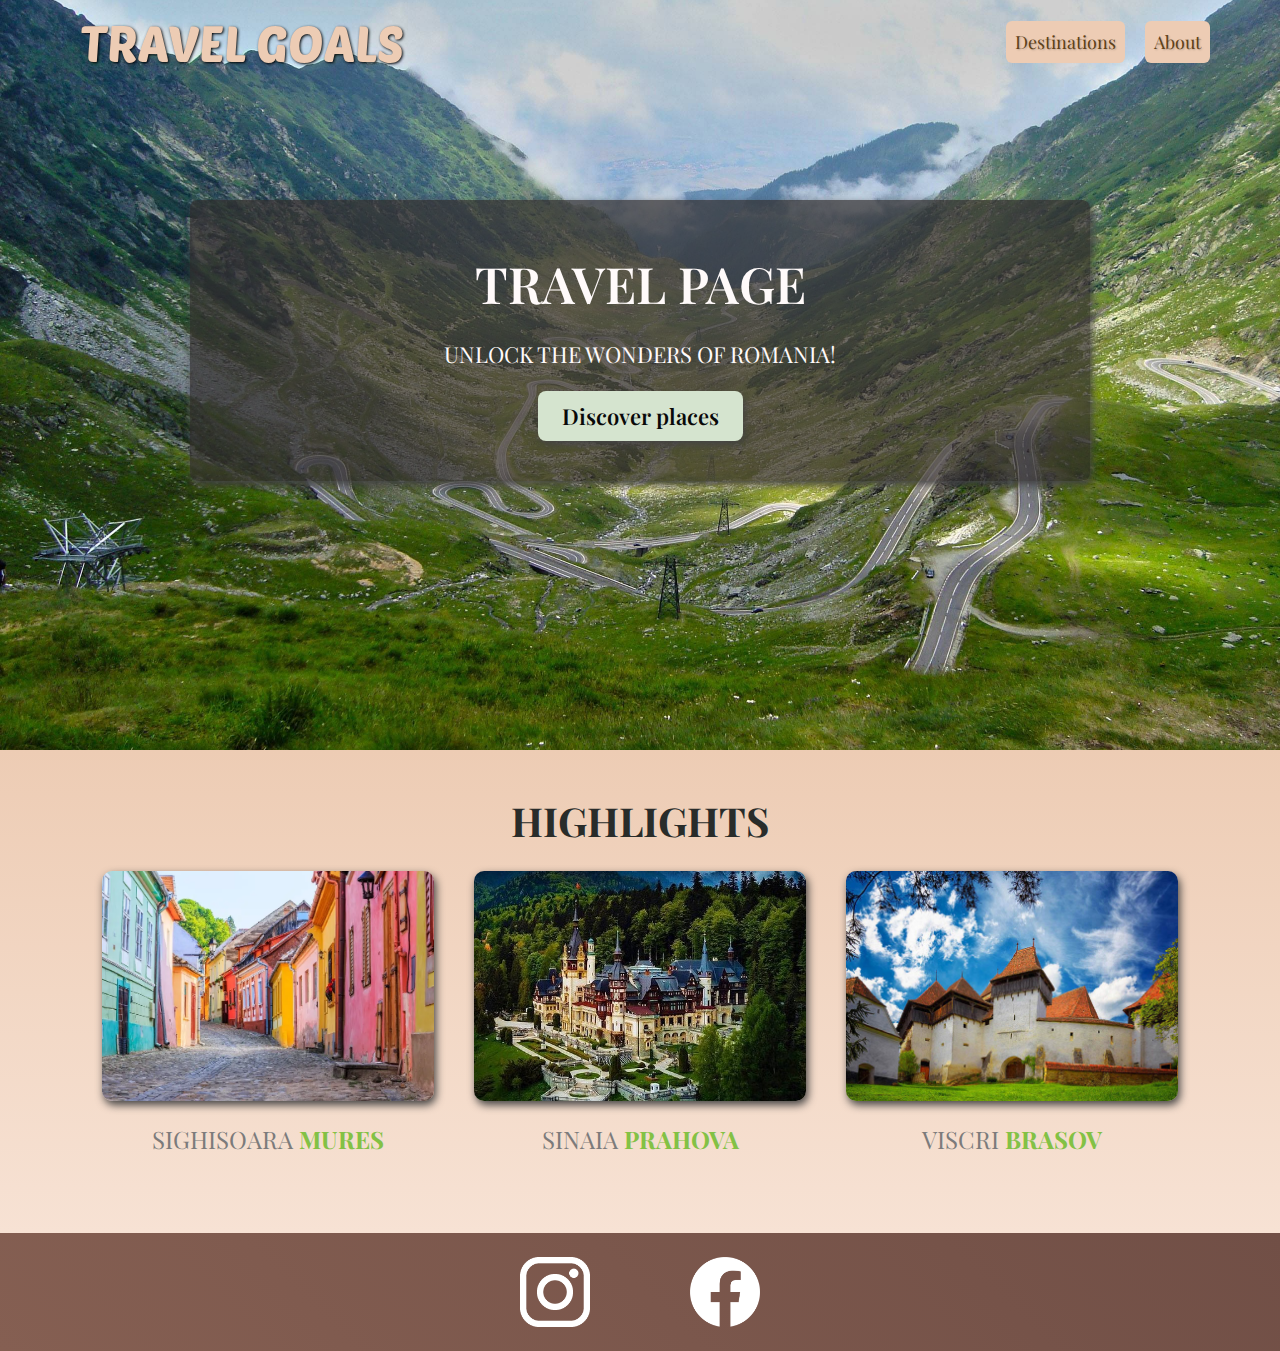
<file: index.html>
<!DOCTYPE html>
<html lang="en">
  <head>
    <meta charset="UTF-8" />
    <link rel="preconnect" href="https://fonts.googleapis.com" />
    <link rel="preconnect" href="https://fonts.gstatic.com" crossorigin />
    <link
      href="https://fonts.googleapis.com/css2?family=Playfair+Display:wght@400..900&display=swap"
      rel="stylesheet"
    />
    <link
      href="https://fonts.googleapis.com/css2?family=Poetsen+One&display=swap"
      rel="stylesheet"
    />
    <link rel="stylesheet" href="shared.css" />
    <link rel="stylesheet" href="styles.css" />
    <title>Travel Goals</title>
  </head>
  <body>
    <header>
      <div id="page-logo">
        <a href="/index.html">Travel Goals</a>
      </div>
      <nav>
        <ul>
          <li>
            <a href="/places.html">Destinations</a>
          </li>
          <li>
            <a href="">About</a>
          </li>
        </ul>
      </nav>
    </header>
    <main>
      <section id="hero">
        <div id="hero-content">
          <h1>Travel Page</h1>
          <p>Unlock the Wonders of Romania!</p>
          <a href="/places.html">Discover places</a>
        </div>
      </section>
      <section id="highlights">
        <h2>Highlights</h2>
        <ul id="destinations">
          <li class="destination">
            <img
              src="images/places/sighisoara.jpg"
              alt="Sighisoara colourful streets"
            />
            <p>Sighisoara <strong>Mures</strong></p>
          </li>
          <li class="destination">
            <img src="images/places/sinaia.jpg" alt="Castle in Sinaia" />
            <p>Sinaia <strong>Prahova</strong></p>
          </li>
          <li class="destination">
            <img src="images/places/viscri.jpg" alt="Viscri in summer" />
            <p>Viscri <strong>Brasov</strong></p>
          </li>
        </ul>
      </section>
    </main>
    <footer>
      <ul>
        <li>
          <a href="https://www.instagram.com">
            <img src="images/icons/insta.png" alt="Instagram logo" />
          </a>
        </li>
        <li>
          <a href="https://www.facebook.com">
            <img src="images/icons/facebook.png" alt="Facebook logo" />
          </a>
        </li>
      </ul>
    </footer>
  </body>
</html>
</file>
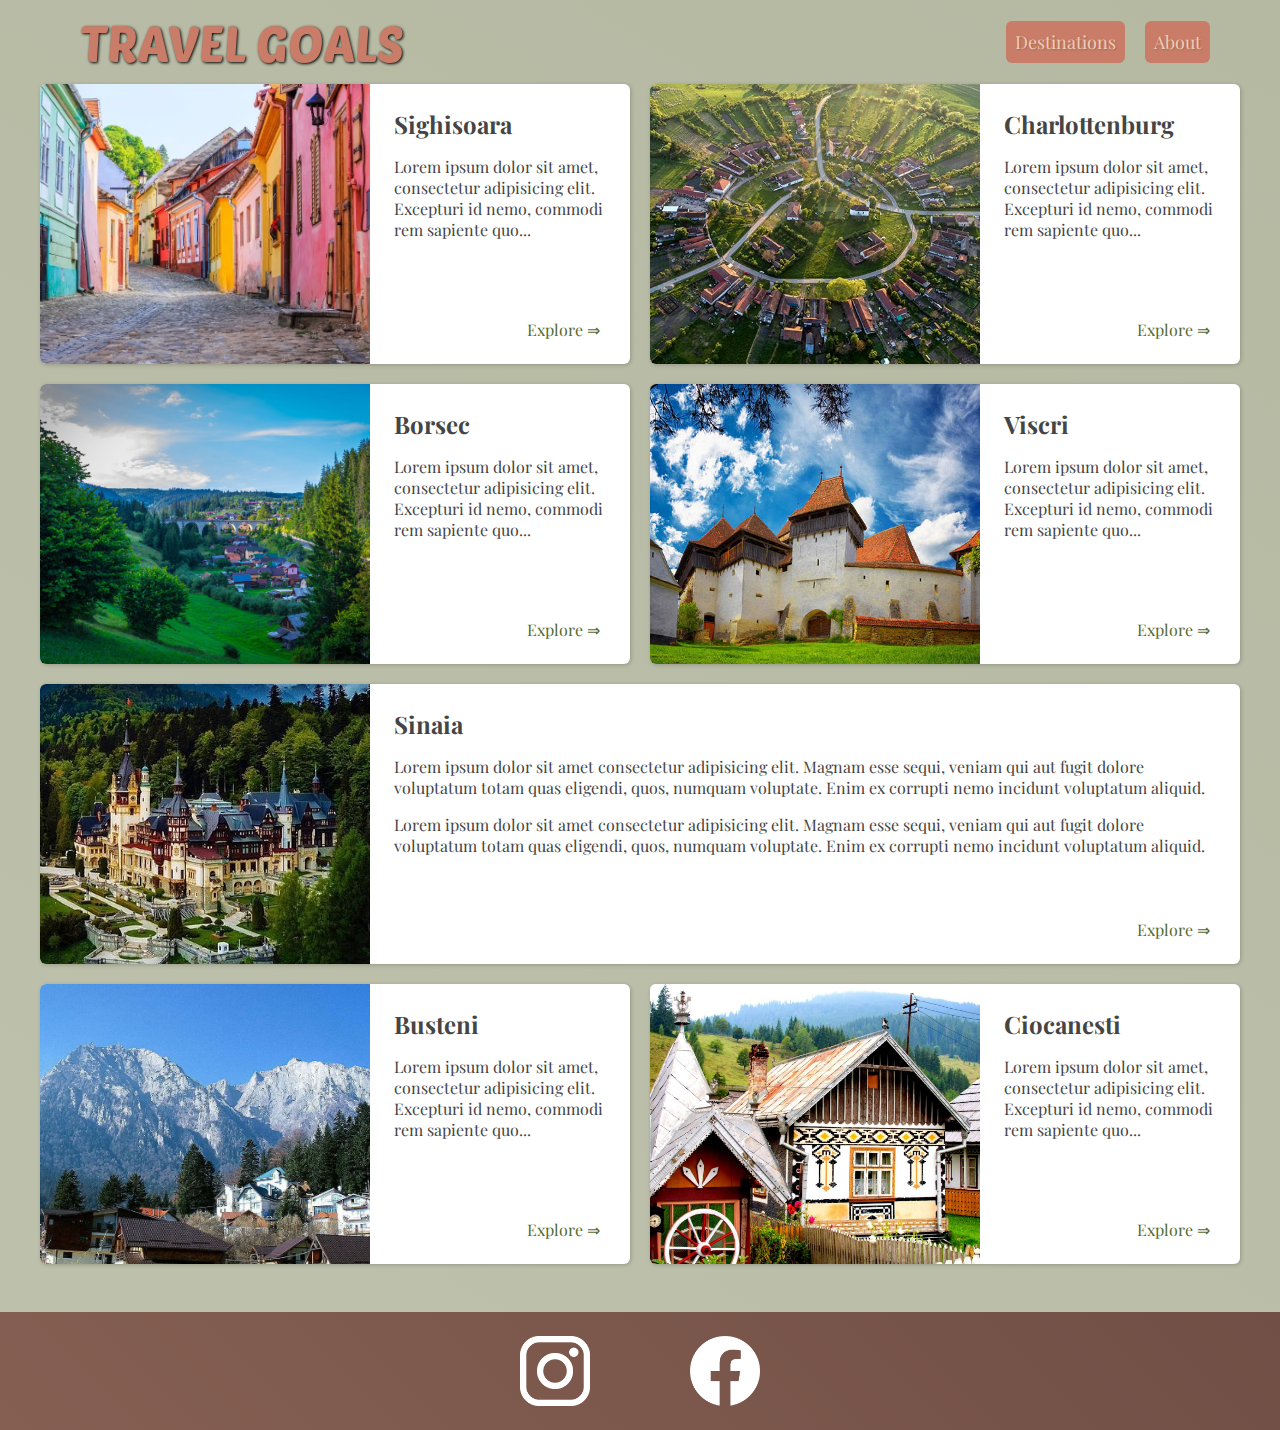
<file: places.html>
<!DOCTYPE html>
<html lang="en">
  <head>
    <meta charset="UTF-8" />
    <link rel="preconnect" href="https://fonts.googleapis.com" />
    <link rel="preconnect" href="https://fonts.gstatic.com" crossorigin />
    <link
      href="https://fonts.googleapis.com/css2?family=Playfair+Display:wght@400..900&display=swap"
      rel="stylesheet"
    />
    <link
      href="https://fonts.googleapis.com/css2?family=Poetsen+One&display=swap"
      rel="stylesheet"
    />
    <link rel="stylesheet" href="shared.css" />
    <link rel="stylesheet" href="places.css" />
    <title>Travel Goals</title>
  </head>
  <body>
    <header>
      <div id="page-logo">
        <a href="/index.html">Travel Goals</a>
      </div>
      <nav>
        <ul>
          <li>
            <a href="/places.html">Destinations</a>
          </li>
          <li>
            <a href="">About</a>
          </li>
        </ul>
      </nav>
    </header>
    <main>
      <ul>
        <li>
          <img src="images/places/sighisoara.jpg" alt="Sighisoara" />
          <div class="item-content">
            <div>
              <h2>Sighisoara</h2>
              <p>
                Lorem ipsum dolor sit amet, consectetur adipisicing elit.
                Excepturi id nemo, commodi rem sapiente quo...
              </p>
            </div>
            <div class="actions">
              <a href="https://en.wikipedia.org/wiki/Sighi%C8%99oara"
                >Explore &#x21D2</a
              >
            </div>
          </div>
        </li>
        <li>
          <img src="images/places/charlottenburg.jpg" alt="Charlottenburg" />
          <div class="item-content">
            <div>
              <h2>Charlottenburg</h2>
              <p>
                Lorem ipsum dolor sit amet, consectetur adipisicing elit.
                Excepturi id nemo, commodi rem sapiente quo...
              </p>
            </div>
            <div class="actions">
              <a href="https://prinbanat.ro/en/charlottenburg-the-only-round-village-in-romania/"
                >Explore &#x21D2</a
              >
            </div>
          </div>
        </li>
        <li>
          <img src="images/places/borsec.jpg" alt="Borsec" />
          <div class="item-content">
            <div>
              <h2>Borsec</h2>
              <p>
                Lorem ipsum dolor sit amet, consectetur adipisicing elit.
                Excepturi id nemo, commodi rem sapiente quo...
              </p>
            </div>
            <div class="actions">
              <a href="https://en.wikipedia.org/wiki/Borsec"
                >Explore &#x21D2</a
              >
            </div>
          </div>
        </li>
        <li>
          <img src="images/places/viscri.jpg" alt="Viscri" />
          <div class="item-content">
            <div>
              <h2>Viscri</h2>
              <p>
                Lorem ipsum dolor sit amet, consectetur adipisicing elit.
                Excepturi id nemo, commodi rem sapiente quo...
              </p>
            </div>
            <div class="actions">
              <a href="https://en.wikipedia.org/wiki/Viscri"
                >Explore &#x21D2</a
              >
            </div>
          </div>
        </li>
        <li>
          <img src="images/places/sinaia.jpg" alt="Sinaia" />
          <div class="item-content">
            <div>
              <h2>Sinaia</h2>
              <p>
                Lorem ipsum dolor sit amet consectetur adipisicing elit. Magnam esse sequi, veniam qui aut fugit dolore voluptatum totam quas eligendi, 
                quos, numquam voluptate. Enim ex corrupti nemo incidunt voluptatum aliquid.
              </p>
              <p>
                Lorem ipsum dolor sit amet consectetur adipisicing elit. Magnam esse sequi, veniam qui aut fugit dolore voluptatum totam quas eligendi, 
                quos, numquam voluptate. Enim ex corrupti nemo incidunt voluptatum aliquid.
              </p>
            </div>
            <div class="actions">
              <a href="https://en.wikipedia.org/wiki/Sinaia"
                >Explore &#x21D2</a
              >
            </div>
          </div>
        </li>
        <li>
          <img src="images/places/busteni.jpg" alt="Busteni" />
          <div class="item-content">
            <div>
              <h2>Busteni</h2>
              <p>
                Lorem ipsum dolor sit amet, consectetur adipisicing elit.
                Excepturi id nemo, commodi rem sapiente quo...
              </p>
            </div>
            <div class="actions">
              <a href="https://en.wikipedia.org/wiki/Bu%C8%99teni"
                >Explore &#x21D2</a
              >
            </div>
          </div>
        </li>
        <li>
          <img src="images/places/ciocanesti.jpg" alt="Ciocanesti" />
          <div class="item-content">
            <div>
              <h2>Ciocanesti</h2>
              <p>
                Lorem ipsum dolor sit amet, consectetur adipisicing elit.
                Excepturi id nemo, commodi rem sapiente quo...
              </p>
            </div>
            <div class="actions">
              <a href="https://en.wikipedia.org/wiki/Cioc%C4%83ne%C8%99ti,_Suceava"
                >Explore &#x21D2</a
              >
            </div>
          </div>
        </li>
      </ul>
    </main>
    <footer>
      <ul>
        <li>
          <a href="https://www.instagram.com">
            <img src="images/icons/insta.png" alt="Instagram logo" />
          </a>
        </li>
        <li>
          <a href="https://www.facebook.com">
            <img src="images/icons/facebook.png" alt="Facebook logo" />
          </a>
        </li>
      </ul>
    </footer>
  </body>
</html>
</file>
<file: shared.css>
body {
  font-family: "Playfair Display", sans-serif;
  margin: 0;
}
header{
  display: flex;
  justify-content: space-between;
  align-items: center;
  padding: 12px 70px;
  position: absolute;
  width: 100%;
  box-sizing: border-box;
}
ul {
  list-style: none;
  margin: 0;
  padding: 0;
}
header ul {
  display: flex;

}
header li {
  margin-left: 20px;
}
ul a {
  text-decoration: none;
}
#page-logo a {
  padding: 10px;
  font-family: "Poetsen One", sans-serif;
  color:  rgb(237, 204, 180);
  font-size: 50px;
  text-decoration: none;
  text-transform: uppercase;
  text-shadow: 1px 1px 3px rgb(0, 0, 0);
}
nav a {
  color:rgb(94, 65, 24);
  background-color:  rgb(237, 204, 180);
  font-size: 18px;
  padding: 9px;
  text-shadow: 1px 1px 2px rgba(0, 0, 0, 0.2);
  border-radius: 6px;
}
nav a:hover {
  color:rgb(237, 204, 180);
  background-color: rgb(94, 65, 24);;
}
footer {
  background: linear-gradient(45deg, rgb(133, 95, 82), rgb(113, 79, 70));
  padding: 24px;
}
footer ul {
  display: flex;
  justify-content: center;
}
footer li {
  width: 70px;
  height: 70px;
  margin: 0 50px;
}
footer img {
  width: 100%;
  height: 100%;
}
</file>
<file: styles.css>
#hero {
  height: 750px;
  background-image: url("/images/places/Nmo7HHr-romania-wallpaper.jpg");
  background-position: center;
  background-size: cover;
}
#hero-content {
  width: 900px;
  background-color: rgba(51, 47, 47, 0.7);
  box-shadow: 2px 4px 8px rgb(68, 67, 67);
  border-radius: 8px;
  text-align: center;
  padding: 50px 0;
  margin: 0 auto;
  position: relative;
  top: 200px;
}

#hero-content h1 {
  color: rgb(255, 250, 250);
  text-transform: uppercase;
  font-size: 50px;
  font-weight: 600;
  margin: 0;
}
#hero-content p {
  color: rgb(255, 250, 250);
  text-transform: uppercase;
  font-size: 22px;
  margin-bottom: 32px;
}
#hero-content a {
  text-decoration: none;
  background-color: rgb(213, 228, 207);
  padding: 10px 24px;
  color: rgb(9, 9, 9);
  font-size: 22px;
  font-weight: 600;
  border-radius: 8px;
  box-shadow: 2px 4px 8px rgb(68, 67, 67);
}
#hero-content a:hover {
  background-color: rgb(175, 194, 174);
}
#highlights h2 {
  text-transform: uppercase;
  text-align: center;
  font-size: 40px;
  color: rgb(41, 44, 42);
  margin: 24px 0;
}
#highlights {
  padding: 20px;
  background: linear-gradient(0deg, rgb(247, 226, 212), rgb(237, 204, 180));
}
#destinations {
  display: flex;
  width: 90%;
  margin: auto;
  margin-bottom: 40px;
  justify-content: center;
}
.destination {
    margin: 0 20px;
    text-transform: uppercase;
    flex: 1;
}
.destination p {
  text-align: center;
  font-size: 24px;
  color: rgb(124, 123, 123);
  margin: 18px 0;
}

.destination img {
  height: 230px;
  width: 100%;
  box-shadow: 2px 4px 8px rgb(68, 67, 67);
  border-radius: 10px;
  object-fit: cover;
}
.destination strong {
  color: rgb(131, 193, 69);
}
</file>
<file: places.css>
body {
  background: linear-gradient(30deg, rgb(190, 193, 172), rgb(181, 185, 162));
  color: rgb(69, 69, 69);
}
header {
  position: static;
}

#page-logo a {
  color: rgb(201, 125, 104);
}

nav a {
  color: rgb(237, 204, 180);
  background-color: rgb(201, 125, 104);
}
nav a:hover {
  color: rgb(201, 125, 104);
  background-color: rgb(237, 204, 180);
}

main ul {
  width: 1200px;
  margin: 0 auto 48px auto;
  display: grid;
  grid-template-columns: 1fr 1fr;
  gap: 20px 20px;
}
main li {
  display: flex;
  background-color: white;
  box-shadow: 1px 1px 4px rgba(0, 0, 0, 0.2);
  border-radius: 6px;
  overflow: hidden;
}
.item-content {
  padding: 24px;
  display: flex;
  flex-direction: column;
  justify-content: space-between;
}
.item-content h2 {
  margin: 0;
}
main li img {
  width: 330px;
  height: 280px;
  object-fit: cover;
}
.actions {
  text-align: right;
}
.actions a {
  padding: 6px;
  color: rgb(85, 107, 47);
  border-radius: 5px;
}
.actions a:hover {
  background-color: rgb(229, 224, 216);
}
li:nth-of-type(5) {
  grid-column: 1 / span 2;
}
</file>
